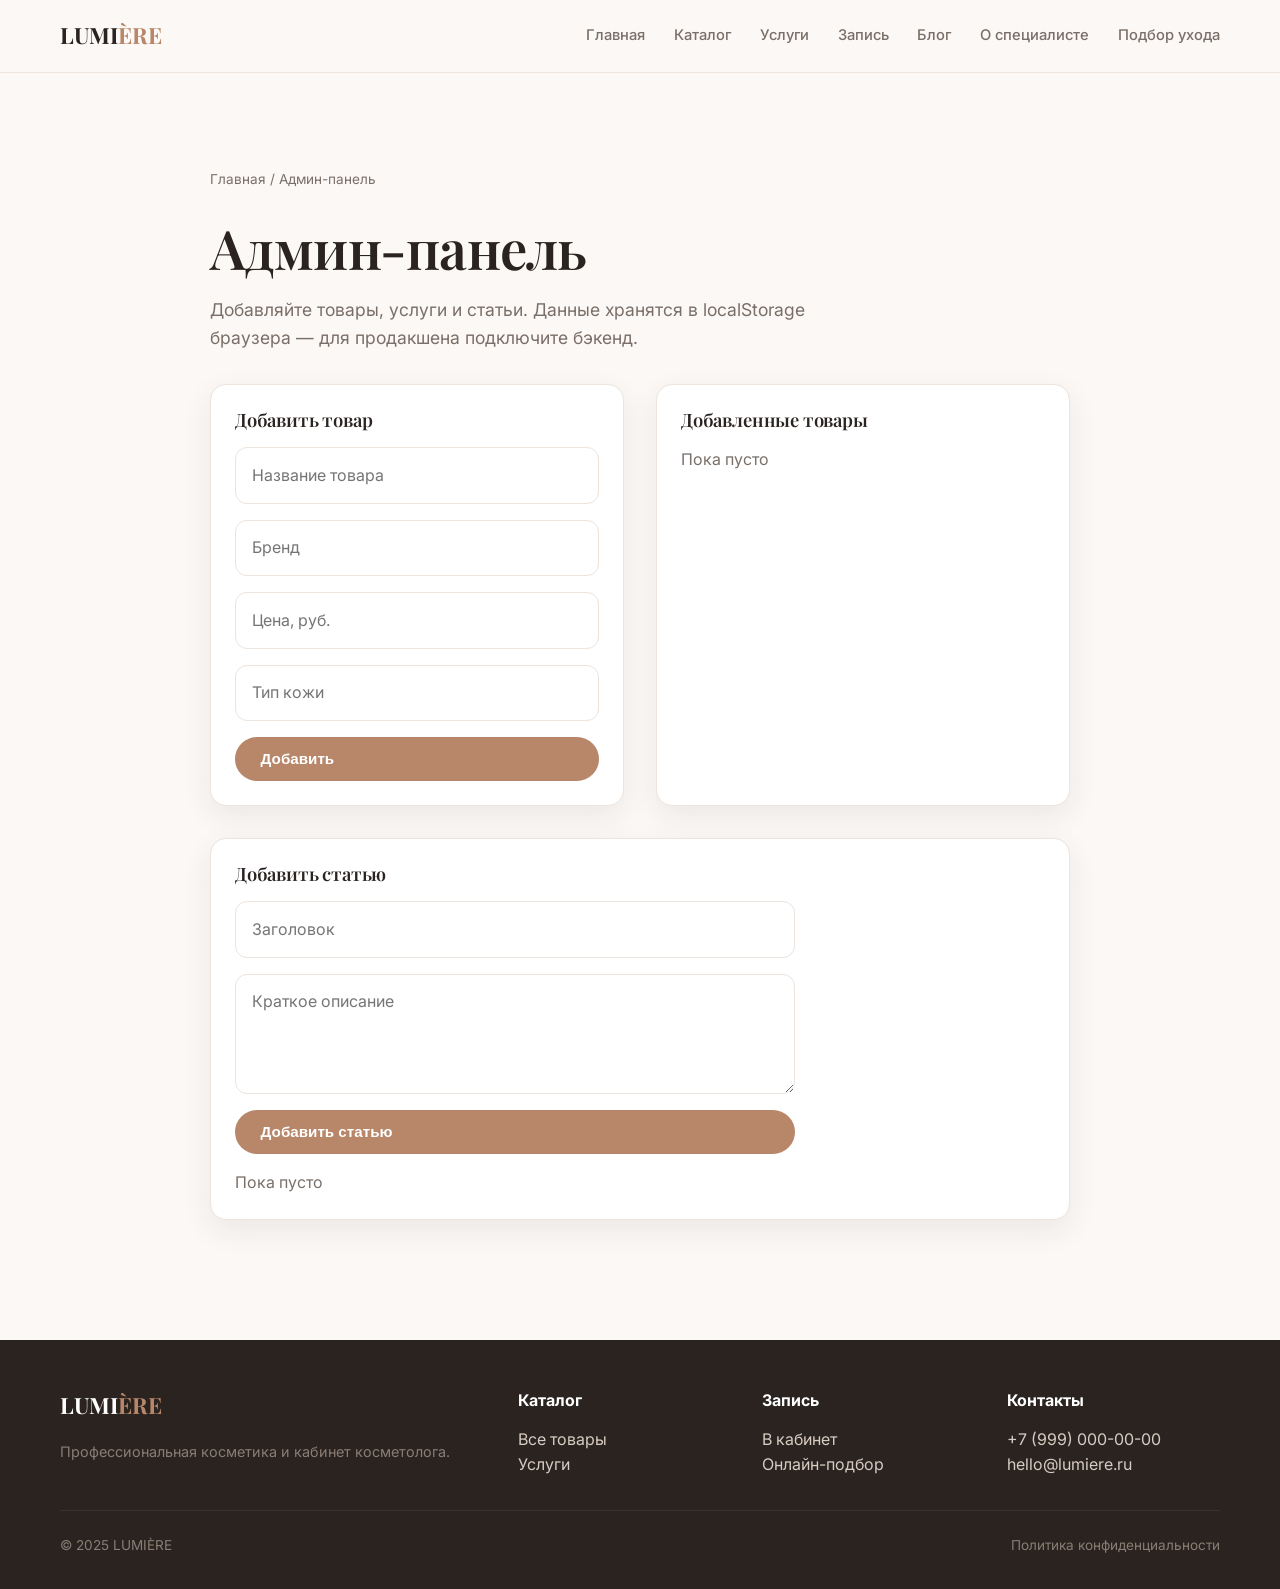
<file: admin.html>
<!DOCTYPE html>
<html lang="ru">
<head>
<meta charset="UTF-8">
<meta name="viewport" content="width=device-width,initial-scale=1">
<title>Админ-панель — LUMIÈRE</title>
<meta name="robots" content="noindex,nofollow">
<link rel="preconnect" href="https://fonts.googleapis.com">
<link href="https://fonts.googleapis.com/css2?family=Playfair+Display:wght@500;600;700&family=Inter:wght@400;500;600;700&display=swap" rel="stylesheet">
<link rel="stylesheet" href="css/style.css">
</head>
<body>
<header>
  <div class="container nav">
    <a href="index.html" class="logo">LUMI<span>ÈRE</span></a>
    <nav class="nav-links">
      <a href="index.html">Главная</a>
      <a href="catalog.html">Каталог</a>
      <a href="services.html">Услуги</a>
      <a href="booking.html">Запись</a>
      <a href="blog.html">Блог</a>
      <a href="about.html">О специалисте</a>
      <a href="consultation.html">Подбор ухода</a>
    </nav>
    <button class="burger" aria-label="Меню"><span></span><span></span><span></span></button>
  </div>
</header>

<section class="section">
  <div class="container" style="max-width:900px">
    <div class="breadcrumbs"><a href="index.html">Главная</a> / Админ-панель</div>
    <h1>Админ-панель</h1>
    <p class="lead" style="margin:1rem 0 2rem">Добавляйте товары, услуги и статьи. Данные хранятся в localStorage браузера — для продакшена подключите бэкенд.</p>

    <div class="grid grid-2" style="grid-template-columns:1fr 1fr;gap:2rem">
      <div class="card">
        <h3>Добавить товар</h3>
        <form class="form" id="adminForm" style="margin-top:1rem">
          <input type="text" name="name" placeholder="Название товара" required>
          <input type="text" name="brand" placeholder="Бренд" required>
          <input type="number" name="price" placeholder="Цена, руб." required>
          <input type="text" name="skin" placeholder="Тип кожи" required>
          <button type="submit" class="btn">Добавить</button>
        </form>
      </div>
      <div class="card">
        <h3>Добавленные товары</h3>
        <div id="adminList" style="display:flex;flex-direction:column;gap:.8rem;margin-top:1rem"></div>
      </div>
    </div>

    <div class="card" style="margin-top:2rem">
      <h3>Добавить статью</h3>
      <form class="form" id="articleForm" style="margin-top:1rem">
        <input type="text" name="title" placeholder="Заголовок" required>
        <textarea name="excerpt" placeholder="Краткое описание" required></textarea>
        <button type="submit" class="btn">Добавить статью</button>
      </form>
      <div id="articleList" style="margin-top:1rem;display:flex;flex-direction:column;gap:.6rem"></div>
    </div>
  </div>
</section>

<footer>
  <div class="container">
    <div class="foot-grid">
      <div><div class="logo" style="color:#fff;margin-bottom:1rem">LUMI<span>ÈRE</span></div><p style="font-size:.9rem;color:#8a7d73">Профессиональная косметика и кабинет косметолога.</p></div>
      <div><h4 style="color:#fff;margin-bottom:.8rem">Каталог</h4><p><a href="catalog.html">Все товары</a></p><p><a href="services.html">Услуги</a></p></div>
      <div><h4 style="color:#fff;margin-bottom:.8rem">Запись</h4><p><a href="booking.html">В кабинет</a></p><p><a href="consultation.html">Онлайн-подбор</a></p></div>
      <div><h4 style="color:#fff;margin-bottom:.8rem">Контакты</h4><p>+7 (999) 000-00-00</p><p>hello@lumiere.ru</p></div>
    </div>
    <div class="foot-bottom"><span>© 2025 LUMIÈRE</span><span>Политика конфиденциальности</span></div>
  </div>
</footer>

<script src="js/data.js"></script>
<script src="js/main.js"></script>
<script>
document.addEventListener('DOMContentLoaded', () => {
  const articleForm = document.querySelector('#articleForm');
  const articleList = document.querySelector('#articleList');
  const renderArticles = () => {
    const items = JSON.parse(localStorage.getItem('cosmo_articles') || '[]');
    articleList.innerHTML = items.map((a,i) =>
      '<div style="display:flex;justify-content:space-between;gap:1rem;padding:.6rem 0;border-bottom:1px solid var(--line)"><span>'+a.title+'</span><button class="btn btn-sm" onclick="removeArticle('+i+')">Удалить</button></div>'
    ).join('') || '<p style="color:var(--muted)">Пока пусто</p>';
  };
  window.removeArticle = i => {
    const items = JSON.parse(localStorage.getItem('cosmo_articles') || '[]');
    items.splice(i,1);
    localStorage.setItem('cosmo_articles', JSON.stringify(items));
    renderArticles();
  };
  if (articleForm) {
    articleForm.addEventListener('submit', e => {
      e.preventDefault();
      const fd = new FormData(articleForm);
      const items = JSON.parse(localStorage.getItem('cosmo_articles') || '[]');
      items.push({title:fd.get('title'),excerpt:fd.get('excerpt')});
      localStorage.setItem('cosmo_articles', JSON.stringify(items));
      articleForm.reset();
      renderArticles();
    });
    renderArticles();
  }
});
</script>
</body>
</html>
</file>
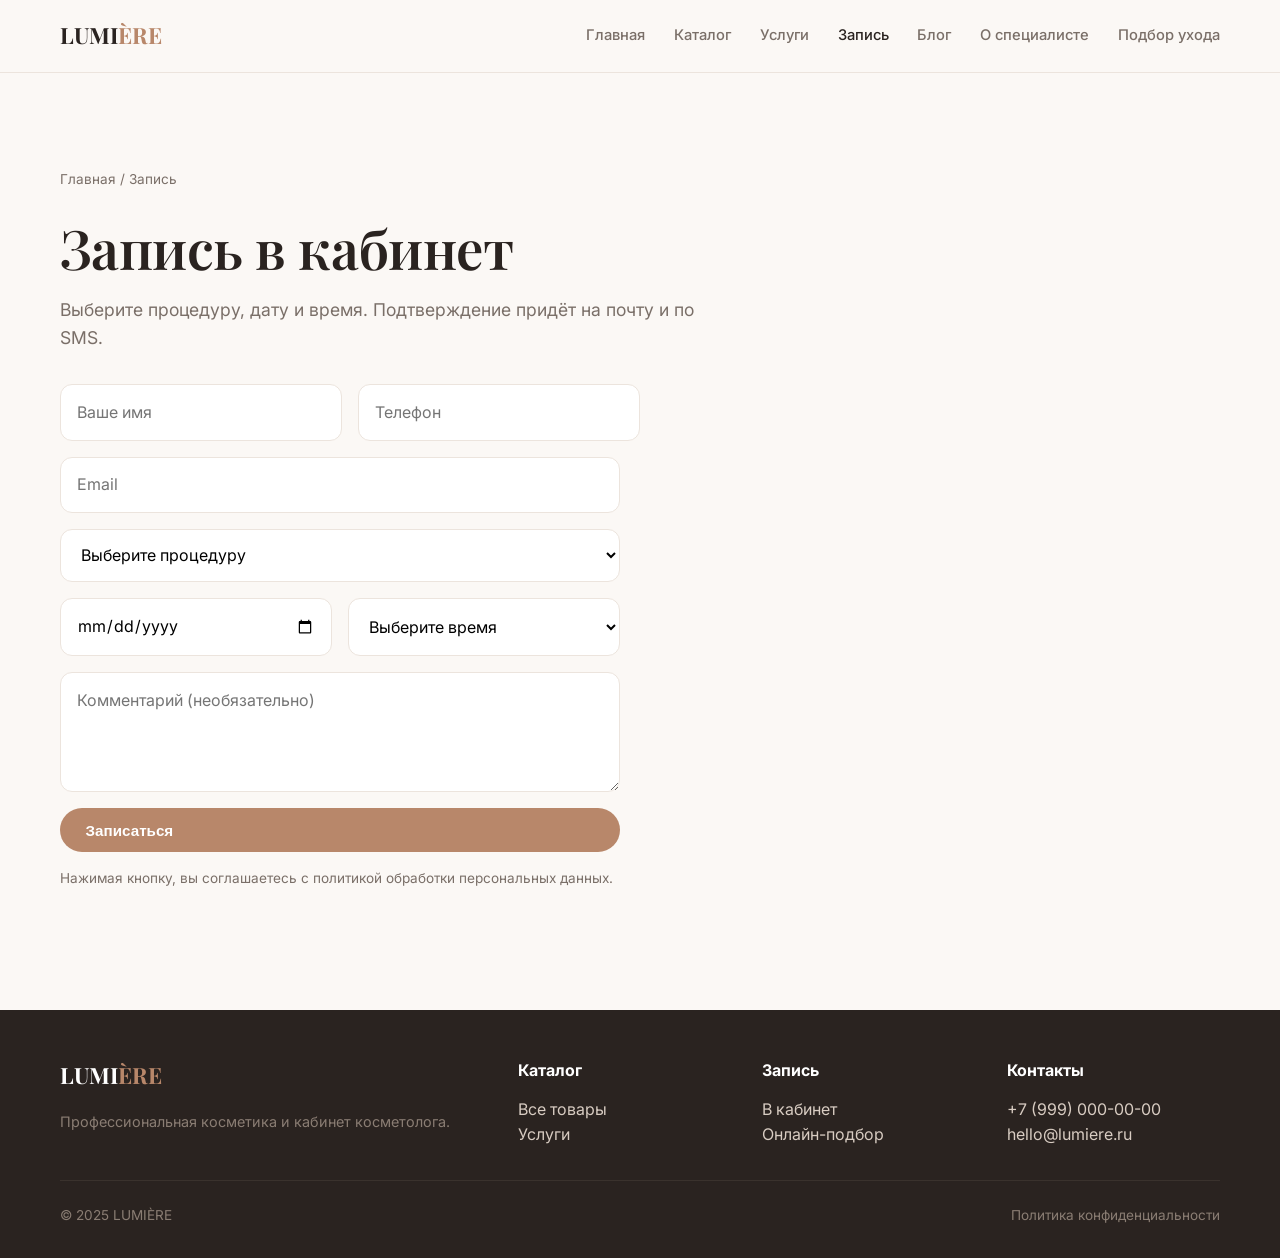
<file: booking.html>
<!DOCTYPE html>
<html lang="ru">
<head>
<meta charset="UTF-8">
<meta name="viewport" content="width=device-width,initial-scale=1">
<title>Запись в кабинет — LUMIÈRE</title>
<meta name="description" content="Онлайн-запись на процедуры к врачу-косметологу: выбор процедуры, даты и времени.">
<link rel="preconnect" href="https://fonts.googleapis.com">
<link href="https://fonts.googleapis.com/css2?family=Playfair+Display:wght@500;600;700&family=Inter:wght@400;500;600;700&display=swap" rel="stylesheet">
<link rel="stylesheet" href="css/style.css">
</head>
<body>
<header>
  <div class="container nav">
    <a href="index.html" class="logo">LUMI<span>ÈRE</span></a>
    <nav class="nav-links">
      <a href="index.html">Главная</a>
      <a href="catalog.html">Каталог</a>
      <a href="services.html">Услуги</a>
      <a href="booking.html" class="active">Запись</a>
      <a href="blog.html">Блог</a>
      <a href="about.html">О специалисте</a>
      <a href="consultation.html">Подбор ухода</a>
    </nav>
    <button class="burger" aria-label="Меню"><span></span><span></span><span></span></button>
  </div>
</header>

<section class="section">
  <div class="container">
    <div class="breadcrumbs"><a href="index.html">Главная</a> / Запись</div>
    <h1>Запись в кабинет</h1>
    <p class="lead" style="margin-top:1rem;margin-bottom:2rem">Выберите процедуру, дату и время. Подтверждение придёт на почту и по SMS.</p>
    <form class="form" id="bookingForm">
      <div class="form-row">
        <input type="text" name="name" placeholder="Ваше имя" required>
        <input type="tel" name="phone" placeholder="Телефон" required>
      </div>
      <input type="email" name="email" placeholder="Email" required>
      <select name="service" required id="serviceSelect">
        <option value="">Выберите процедуру</option>
      </select>
      <div class="form-row">
        <input type="date" name="date" required min="">
        <select name="time" required>
          <option value="">Выберите время</option>
          <option>09:00</option><option>10:30</option><option>12:00</option>
          <option>13:30</option><option>15:00</option><option>16:30</option><option>18:00</option>
        </select>
      </div>
      <textarea name="comment" placeholder="Комментарий (необязательно)"></textarea>
      <button type="submit" class="btn">Записаться</button>
      <p style="font-size:.85rem;color:var(--muted)">Нажимая кнопку, вы соглашаетесь с политикой обработки персональных данных.</p>
    </form>
  </div>
</section>

<footer>
  <div class="container">
    <div class="foot-grid">
      <div><div class="logo" style="color:#fff;margin-bottom:1rem">LUMI<span>ÈRE</span></div><p style="font-size:.9rem;color:#8a7d73">Профессиональная косметика и кабинет косметолога.</p></div>
      <div><h4 style="color:#fff;margin-bottom:.8rem">Каталог</h4><p><a href="catalog.html">Все товары</a></p><p><a href="services.html">Услуги</a></p></div>
      <div><h4 style="color:#fff;margin-bottom:.8rem">Запись</h4><p><a href="booking.html">В кабинет</a></p><p><a href="consultation.html">Онлайн-подбор</a></p></div>
      <div><h4 style="color:#fff;margin-bottom:.8rem">Контакты</h4><p>+7 (999) 000-00-00</p><p>hello@lumiere.ru</p></div>
    </div>
    <div class="foot-bottom"><span>© 2025 LUMIÈRE</span><span>Политика конфиденциальности</span></div>
  </div>
</footer>

<script src="js/data.js"></script>
<script src="js/main.js"></script>
<script>
document.addEventListener('DOMContentLoaded', () => {
  const sel = document.querySelector('#serviceSelect');
  if (sel) sel.innerHTML = '<option value="">Выберите процедуру</option>' + SERVICES.map(s => '<option>'+s.name+' — '+s.price+' ₽</option>').join('');
  const date = document.querySelector('input[type=date]');
  if (date) date.min = new Date().toISOString().split('T')[0];
});
</script>
</body>
</html>
</file>
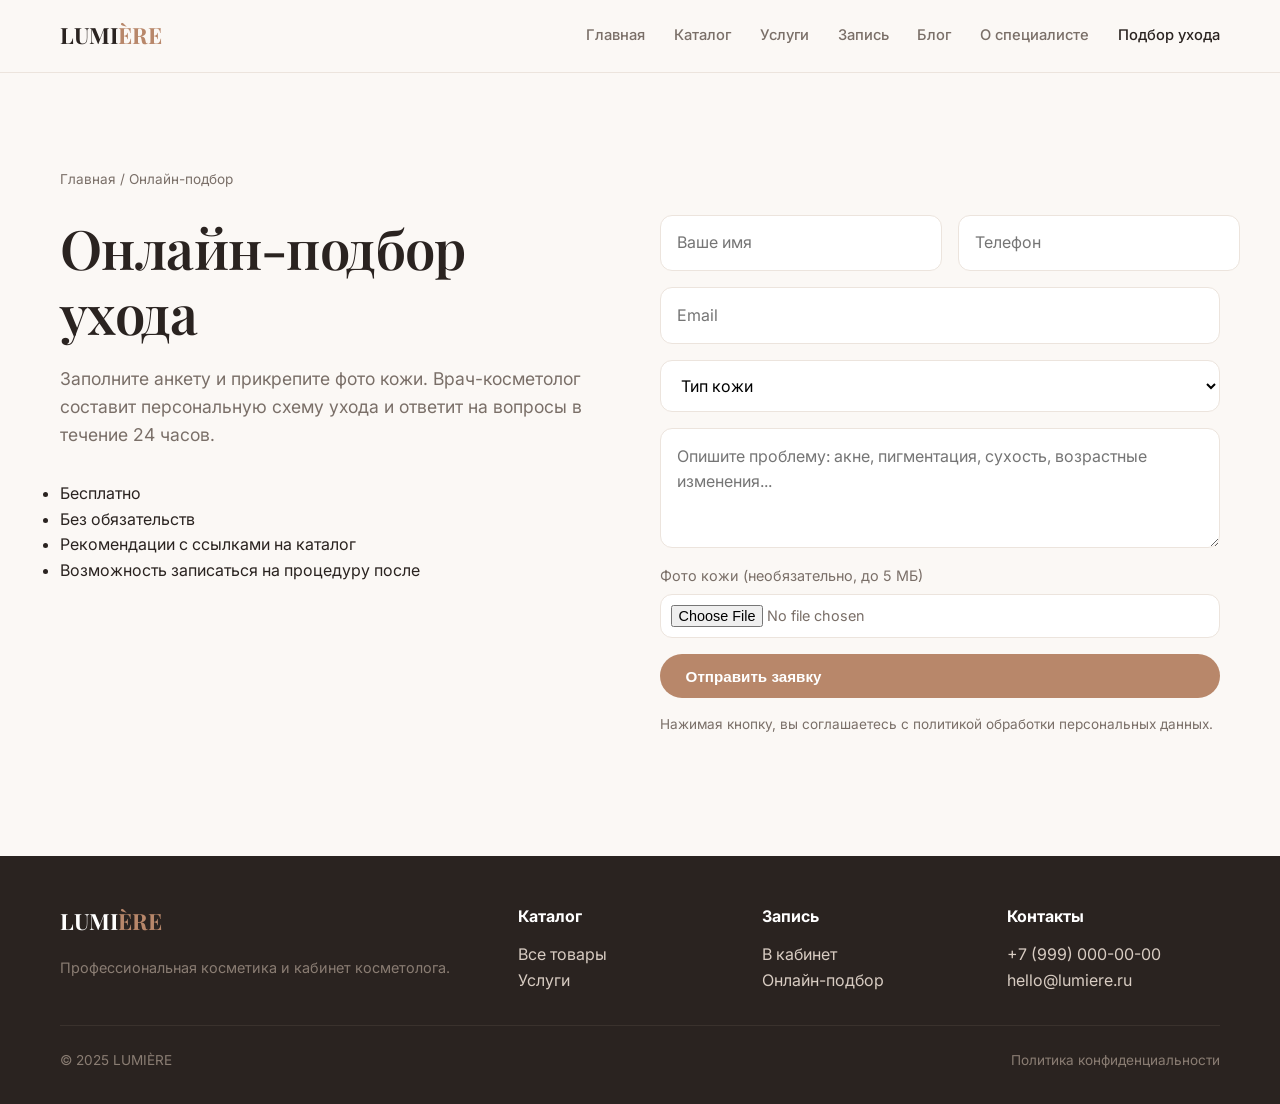
<file: consultation.html>
<!DOCTYPE html>
<html lang="ru">
<head>
<meta charset="UTF-8">
<meta name="viewport" content="width=device-width,initial-scale=1">
<title>Онлайн-подбор ухода — LUMIÈRE</title>
<meta name="description" content="Дистанционный подбор ухода: опишите проблему, прикрепите фото кожи — врач-косметолог ответит в течение 24 часов.">
<link rel="preconnect" href="https://fonts.googleapis.com">
<link href="https://fonts.googleapis.com/css2?family=Playfair+Display:wght@500;600;700&family=Inter:wght@400;500;600;700&display=swap" rel="stylesheet">
<link rel="stylesheet" href="css/style.css">
</head>
<body>
<header>
  <div class="container nav">
    <a href="index.html" class="logo">LUMI<span>ÈRE</span></a>
    <nav class="nav-links">
      <a href="index.html">Главная</a>
      <a href="catalog.html">Каталог</a>
      <a href="services.html">Услуги</a>
      <a href="booking.html">Запись</a>
      <a href="blog.html">Блог</a>
      <a href="about.html">О специалисте</a>
      <a href="consultation.html" class="active">Подбор ухода</a>
    </nav>
    <button class="burger" aria-label="Меню"><span></span><span></span><span></span></button>
  </div>
</header>

<section class="section">
  <div class="container">
    <div class="breadcrumbs"><a href="index.html">Главная</a> / Онлайн-подбор</div>
    <div class="hero-grid" style="align-items:start">
      <div>
        <h1>Онлайн-подбор ухода</h1>
        <p class="lead" style="margin:1.2rem 0 2rem">Заполните анкету и прикрепите фото кожи. Врач-косметолог составит персональную схему ухода и ответит на вопросы в течение 24 часов.</p>
        <ul class="list-check">
          <li>Бесплатно</li>
          <li>Без обязательств</li>
          <li>Рекомендации с ссылками на каталог</li>
          <li>Возможность записаться на процедуру после</li>
        </ul>
      </div>
      <form class="form" id="consultForm" enctype="multipart/form-data">
        <div class="form-row">
          <input type="text" name="name" placeholder="Ваше имя" required>
          <input type="tel" name="phone" placeholder="Телефон" required>
        </div>
        <input type="email" name="email" placeholder="Email" required>
        <select name="skin" required>
          <option value="">Тип кожи</option>
          <option>Сухая</option><option>Жирная</option><option>Комбинированная</option>
          <option>Нормальная</option><option>Чувствительная</option>
        </select>
        <textarea name="problem" placeholder="Опишите проблему: акне, пигментация, сухость, возрастные изменения..." required></textarea>
        <label style="font-size:.9rem;color:var(--muted)">Фото кожи (необязательно, до 5 МБ)
          <input type="file" name="photo" accept="image/*" style="margin-top:.4rem;padding:.6rem;border:1.5px solid var(--line);border-radius:12px;width:100%">
        </label>
        <button type="submit" class="btn">Отправить заявку</button>
        <p style="font-size:.85rem;color:var(--muted)">Нажимая кнопку, вы соглашаетесь с политикой обработки персональных данных.</p>
      </form>
    </div>
  </div>
</section>

<footer>
  <div class="container">
    <div class="foot-grid">
      <div><div class="logo" style="color:#fff;margin-bottom:1rem">LUMI<span>ÈRE</span></div><p style="font-size:.9rem;color:#8a7d73">Профессиональная косметика и кабинет косметолога.</p></div>
      <div><h4 style="color:#fff;margin-bottom:.8rem">Каталог</h4><p><a href="catalog.html">Все товары</a></p><p><a href="services.html">Услуги</a></p></div>
      <div><h4 style="color:#fff;margin-bottom:.8rem">Запись</h4><p><a href="booking.html">В кабинет</a></p><p><a href="consultation.html">Онлайн-подбор</a></p></div>
      <div><h4 style="color:#fff;margin-bottom:.8rem">Контакты</h4><p>+7 (999) 000-00-00</p><p>hello@lumiere.ru</p></div>
    </div>
    <div class="foot-bottom"><span>© 2025 LUMIÈRE</span><span>Политика конфиденциальности</span></div>
  </div>
</footer>

<script src="js/data.js"></script>
<script src="js/main.js"></script>
</body>
</html>
</file>
<file: css/style.css>
:root{
  --bg:#fbf8f5;--card:#fff;--ink:#2a2320;--muted:#7a6f68;
  --accent:#b8876a;--accent-d:#9a6d52;--line:#ece4dd;--ok:#5b8c6e;
  --radius:16px;--shadow:0 10px 30px rgba(42,35,32,.08);
}
*{box-sizing:border-box;margin:0;padding:0}
html{scroll-behavior:smooth}
body{font-family:'Inter',system-ui,-apple-system,'Segoe UI',sans-serif;background:var(--bg);color:var(--ink);line-height:1.6;-webkit-font-smoothing:antialiased}
img{max-width:100%;display:block}
a{color:inherit;text-decoration:none}
.container{max-width:1200px;margin:0 auto;padding:0 20px}
h1,h2,h3{font-family:'Playfair Display',Georgia,serif;font-weight:600;line-height:1.2;letter-spacing:-.01em}
h1{font-size:clamp(2rem,5vw,3.4rem)}
h2{font-size:clamp(1.6rem,3.2vw,2.4rem);margin-bottom:1rem}
h3{font-size:1.15rem;margin-bottom:.5rem}
.lead{font-size:1.1rem;color:var(--muted);max-width:60ch}
.btn{display:inline-flex;align-items:center;gap:.5rem;padding:.85rem 1.6rem;border-radius:999px;background:var(--accent);color:#fff;font-weight:600;border:none;cursor:pointer;transition:.25s;font-size:.95rem}
.btn:hover{background:var(--accent-d);transform:translateY(-1px)}
.btn-outline{background:transparent;color:var(--ink);border:1.5px solid var(--ink)}
.btn-outline:hover{background:var(--ink);color:#fff}
.btn-sm{padding:.55rem 1.1rem;font-size:.85rem}
header{position:sticky;top:0;z-index:50;background:rgba(251,248,245,.92);backdrop-filter:blur(12px);border-bottom:1px solid var(--line)}
.nav{display:flex;align-items:center;justify-content:space-between;height:72px}
.logo{font-family:'Playfair Display',serif;font-size:1.4rem;font-weight:700}
.logo span{color:var(--accent)}
.nav-links{display:flex;gap:1.8rem;align-items:center}
.nav-links a{font-size:.92rem;font-weight:500;color:var(--muted);transition:.2s}
.nav-links a:hover,.nav-links a.active{color:var(--ink)}
.burger{display:none;background:none;border:none;cursor:pointer;flex-direction:column;gap:5px;padding:8px}
.burger span{width:24px;height:2px;background:var(--ink);transition:.3s}
.hero{padding:5rem 0 4rem;background:linear-gradient(135deg,#fbf8f5 0%,#f3e9e0 100%)}
.hero-grid{display:grid;grid-template-columns:1.1fr .9fr;gap:3rem;align-items:center}
.hero .lead{margin:1.2rem 0 2rem}
.hero-actions{display:flex;gap:1rem;flex-wrap:wrap}
.hero-visual{aspect-ratio:4/5;border-radius:24px;overflow:hidden;box-shadow:var(--shadow)}
.hero-visual img{width:100%;height:100%;object-fit:cover}
.section{padding:4.5rem 0}
.section-alt{background:#fff}
.grid{display:grid;gap:1.5rem;align-items:stretch}
.grid-3{grid-template-columns:repeat(3,1fr)}
.grid-4{grid-template-columns:repeat(4,1fr)}
.card{background:var(--card);border-radius:var(--radius);padding:1.5rem;box-shadow:var(--shadow);border:1px solid var(--line)}
.product-card{overflow:hidden;padding:0;display:flex;flex-direction:column}
.product-card .thumb{aspect-ratio:1;background:#efe2d6;overflow:hidden}
.product-card .thumb img{width:100%;height:100%;object-fit:cover;transition:.4s}
.product-card .thumb img{width:100%;height:100%;object-fit:cover}
.brand{font-size:.75rem;text-transform:uppercase;letter-spacing:.08em;color:var(--accent);font-weight:600}
.price{font-weight:700;font-size:1.1rem;margin-top:auto}
.chip{display:inline-block;padding:.25rem .7rem;border-radius:999px;background:#f3e9e0;color:var(--accent-d);font-size:.75rem;font-weight:600}
.filters{display:flex;flex-wrap:wrap;gap:.6rem;margin:1.5rem 0 2rem}
.filter{padding:.5rem 1rem;border-radius:999px;border:1.5px solid var(--line);background:#fff;cursor:pointer;font-size:.85rem;font-weight:500;transition:.2s}
.filter.active,.filter:hover{background:var(--ink);color:#fff;border-color:var(--ink)}
.form{display:flex;flex-direction:column;gap:1rem;max-width:560px}
.form input,.form textarea,.form select{padding:.9rem 1rem;border-radius:12px;border:1.5px solid var(--line);background:#fff;font:inherit;transition:.2s}
.form input:focus,.form textarea:focus,.form select:focus{outline:none;border-color:var(--accent)}
.form textarea{min-height:120px;resize:vertical}
.form-row{display:grid;grid-template-columns:1fr 1fr;gap:1rem}
footer{background:var(--ink);color:#d8ccc2;padding:3rem 0 2rem;margin-top:3rem}
footer a{color:#d8ccc2}
footer a:hover{color:#fff}
.foot-grid{display:grid;grid-template-columns:2fr 1fr 1fr 1fr;gap:2rem;margin-bottom:2rem}
.foot-bottom{border-top:1px solid #3a322d;padding-top:1.5rem;display:flex;justify-content:space-between;flex-wrap:wrap;gap:1rem;font-size:.85rem;color:#8a7d73}
.badge{display:inline-flex;align-items:center;gap:.4rem;padding:.4rem .9rem;border-radius:999px;background:#e8f0ea;color:var(--ok);font-size:.8rem;font-weight:600}
.breadcrumbs{font-size:.85rem;color:var(--muted);margin:1.5rem 0}
.breadcrumbs a:hover{color:var(--accent)}
.product-detail{display:grid;grid-template-columns:1fr 1fr;gap:3rem;align-items:start}
.product-gallery{aspect-ratio:1;border-radius:var(--radius);overflow:hidden;background:#efe2d6}
.product-gallery img{width:100%;height:100%;object-fit:cover}
.tabs{display:flex;gap:.5rem;border-bottom:1px solid var(--line);margin:2rem 0 1.5rem}
.tab{padding:.7rem 1.2rem;border:none;background:none;cursor:pointer;font:inherit;font-weight:500;color:var(--muted);border-bottom:2px solid transparent;transition:.2s}
.tab.active{color:var(--ink);border-color:var(--accent)}
.tab-content{display:none}
.tab-content.active{display:block}
.review{border-bottom:1px solid var(--line);padding:1rem 0}
.review:last-child{border:none}
.stars{color:#d4a34a;font-size:.9rem}
.service-card{display:flex;flex-direction:column;overflow:hidden;padding:0}
.service-card .thumb{aspect-ratio:16/10;overflow:hidden}
.service-card .thumb{aspect-ratio:16/10;overflow:hidden;background:#efe2d6}\n.service-card .thumb img{width:100%;height:100%;object-fit:cover}\n.service-card .body{flex:1;display:flex;flex-direction:column}\n.service-card .body .btn{margin-top:auto}
</file>
